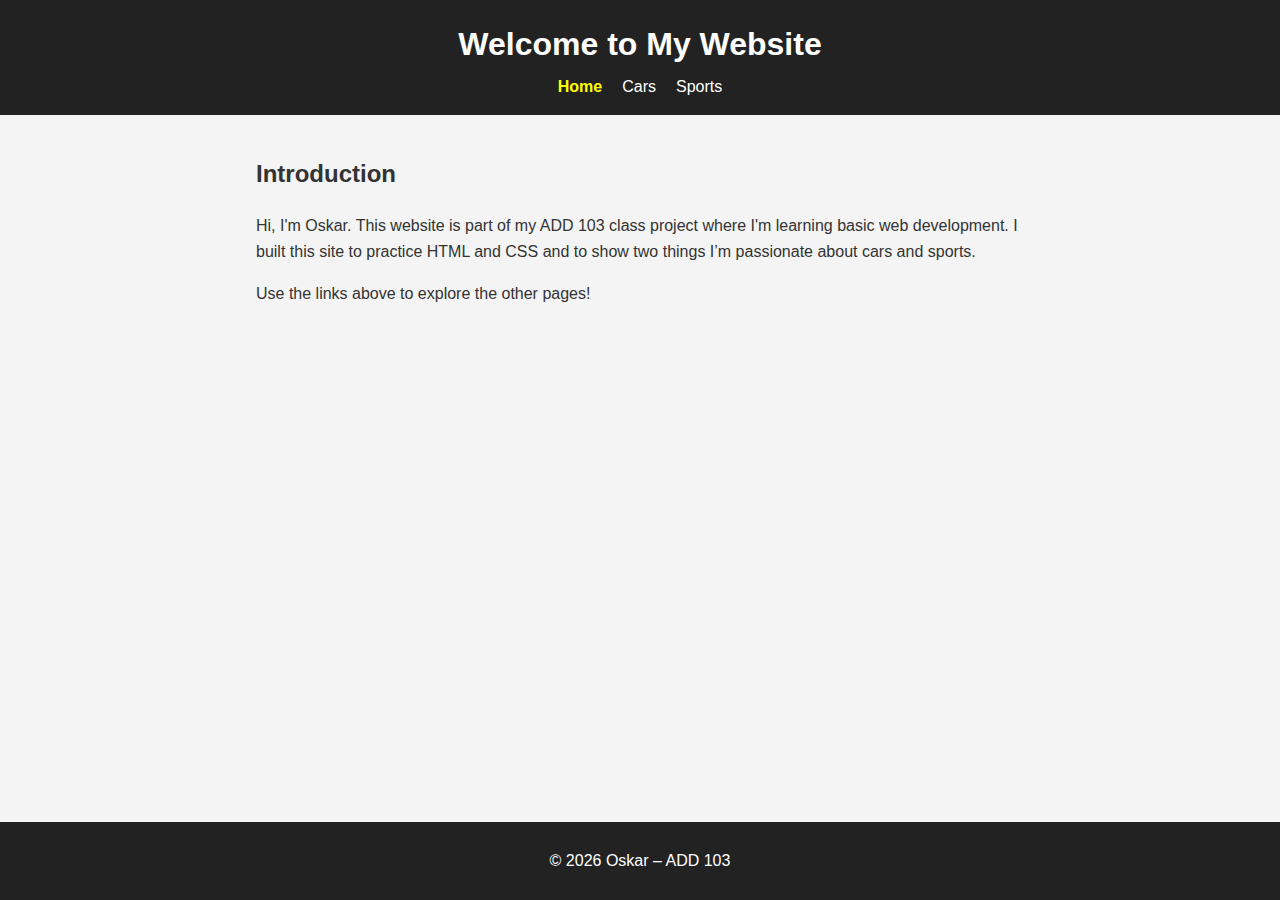
<file: Connections project/index.html>
<!DOCTYPE html>
<html lang="en">

<head>
  <meta charset="UTF-8">
  <meta name="viewport" content="width=device-width, initial-scale=1.0">
  <title>Connections</title>
  <link rel="stylesheet" href="css/styles.css">
</head>

<body>
  <header>
    <h1>Welcome to My Website</h1>
    <nav>
      <ul>
        <li><a href="index.html" class="active">Home</a></li>
        <li><a href="pages/first.html">Cars</a></li>
        <li><a href="pages/second.html">Sports</a></li>
      </ul>
    </nav>
  </header>

  <main>
    <h2>Introduction</h2>
    <p>Hi, I'm Oskar. This website is part of my ADD 103 class project where I'm learning basic web development.
      I built this site to practice HTML and CSS and to show two things I’m passionate about cars and sports.</p>

    <p>Use the links above to explore the other pages!</p>
  </main>

  <footer>
    <p>&copy; <span id="year"></span> Oskar – ADD 103</p>
    <script>
      document.getElementById("year").textContent = new Date().getFullYear();
    </script>
  </footer>
</body>

</html>
</file>
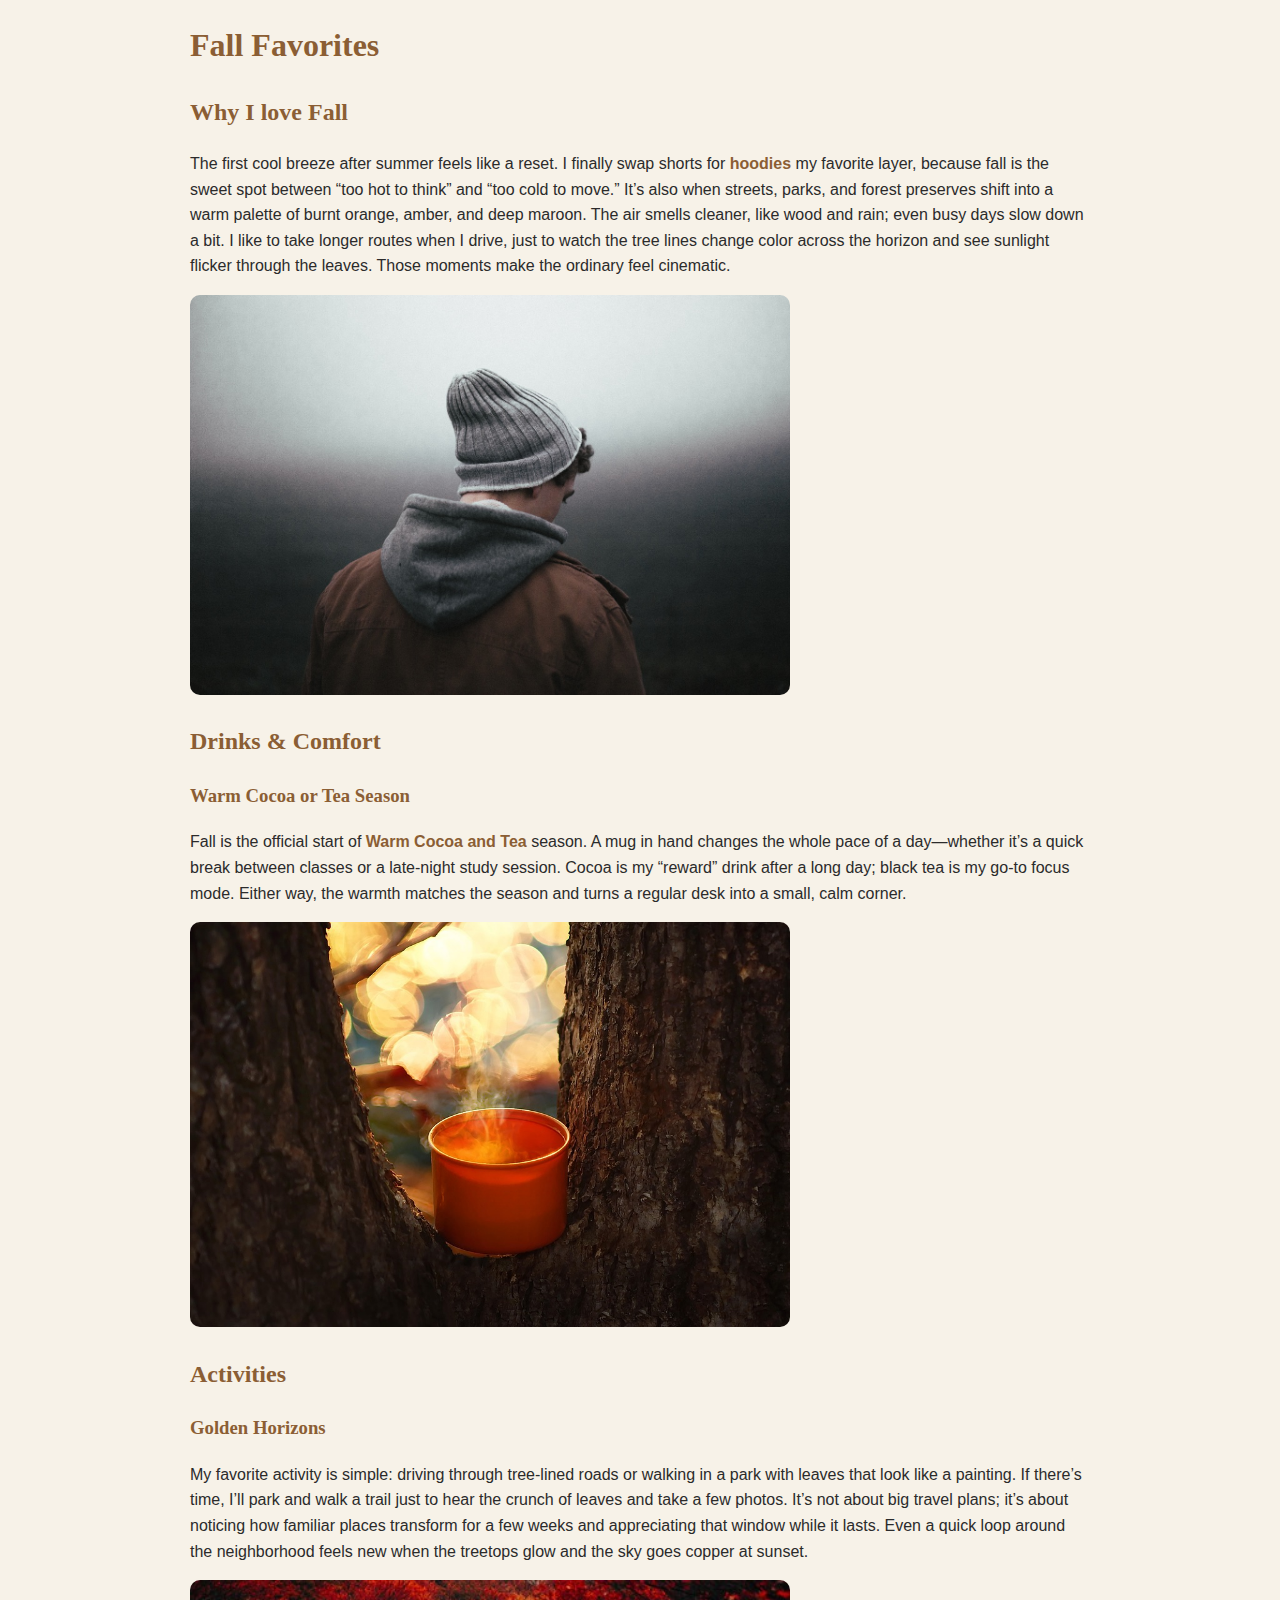
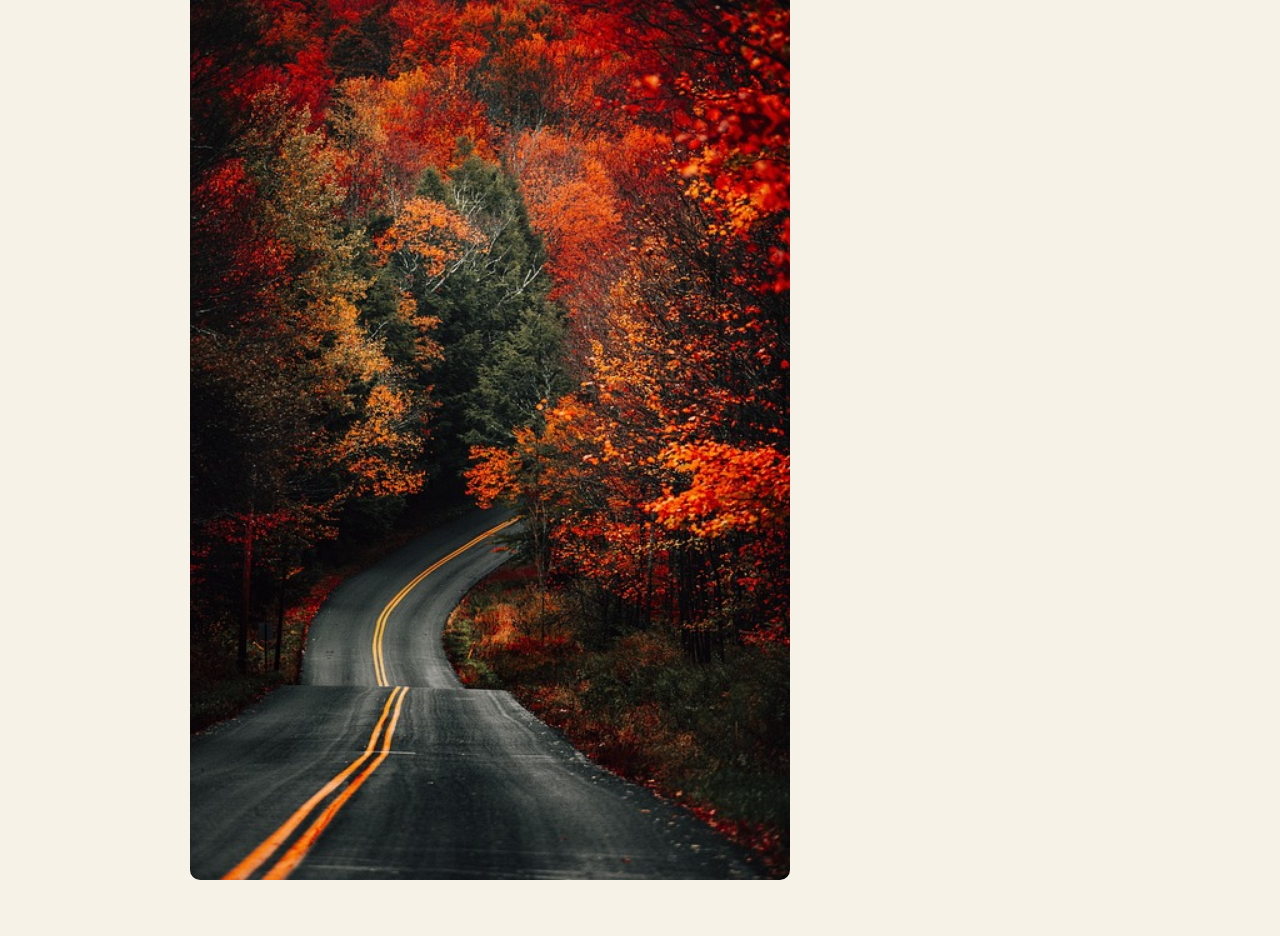
<file: Holiday Web/index.html>
<!DOCTYPE html>
<html lang="en">

<head>
    <meta charset="UTF-8" />
    <meta name="viewport" content="width=device-width, initial-scale=1.0" />
    <title>Fall Favorites</title>

    <style>
        :root {
            --accent: #8b5e34;
            --bg: #f7f2e8;
        }

        body {
            background-color: var(--bg);
            color: #2b2b2b;
            font-family: Arial, Helvetica, sans-serif;
            line-height: 1.6;
            margin: 0;
            padding: 0 1rem 3rem;
        }

        header,
        main {
            max-width: 900px;
            margin: 0 auto;
        }

        h1,
        h2,
        h3 {
            font-family: Georgia, 'Times New Roman', Times, serif;
            color: var(--accent);
            margin-top: 1.25rem;
        }

        img {
            width: 100%;
            height: auto;
            max-width: 600px;
            border-radius: 10px;
        }
    </style>
</head>

<body>
    <header>
        <h1>Fall Favorites</h1>
    </header>
    <main>
        <h2>Why I love Fall</h2>
        <p>
            The first cool breeze after summer feels like a reset. I finally swap shorts for
            <strong style="color:#8b5e34;">hoodies</strong> my favorite layer, because fall is the sweet spot
            between “too hot to think” and “too cold to move.” It’s also when streets, parks,
            and forest preserves shift into a warm palette of burnt orange, amber, and deep
            maroon. The air smells cleaner, like wood and rain; even busy days slow down a bit.
            I like to take longer routes when I drive, just to watch the tree lines change color
            across the horizon and see sunlight flicker through the leaves. Those moments make the
            ordinary feel cinematic.
        </p>
        <img src="images/hoodieman.jpg" alt="Comfy hoodie" />
        <h2>Drinks &amp; Comfort</h2>
        <h3>Warm Cocoa or Tea Season</h3>
        <p>
            Fall is the official start of <strong style="color:#8b5e34;">Warm Cocoa and Tea</strong>
            season. A mug in hand changes the whole pace of a day—whether it’s a quick break
            between classes or a late-night study session. Cocoa is my “reward” drink after a
            long day; black tea is my go-to focus mode. Either way, the warmth matches the
            season and turns a regular desk into a small, calm corner.
        </p>
        <img src="images/mugoftea.jpg" alt="Steaming mug of cocoa" />
        <h2>Activities</h2>
        <h3>Golden Horizons</h3>
        <p>
            My favorite activity is simple: driving through tree-lined roads or walking in a park
            with leaves that look like a painting. If there’s time, I’ll park and walk a trail just
            to hear the crunch of leaves and take a few photos. It’s not about big travel plans;
            it’s about noticing how familiar places transform for a few weeks and appreciating
            that window while it lasts. Even a quick loop around the neighborhood feels new when
            the treetops glow and the sky goes copper at sunset.
        </p>
        <img src="images/falldrive.jpg" alt="Road curving through a forest in fall horizon" />
    </main>
</body>

</html>
</file>
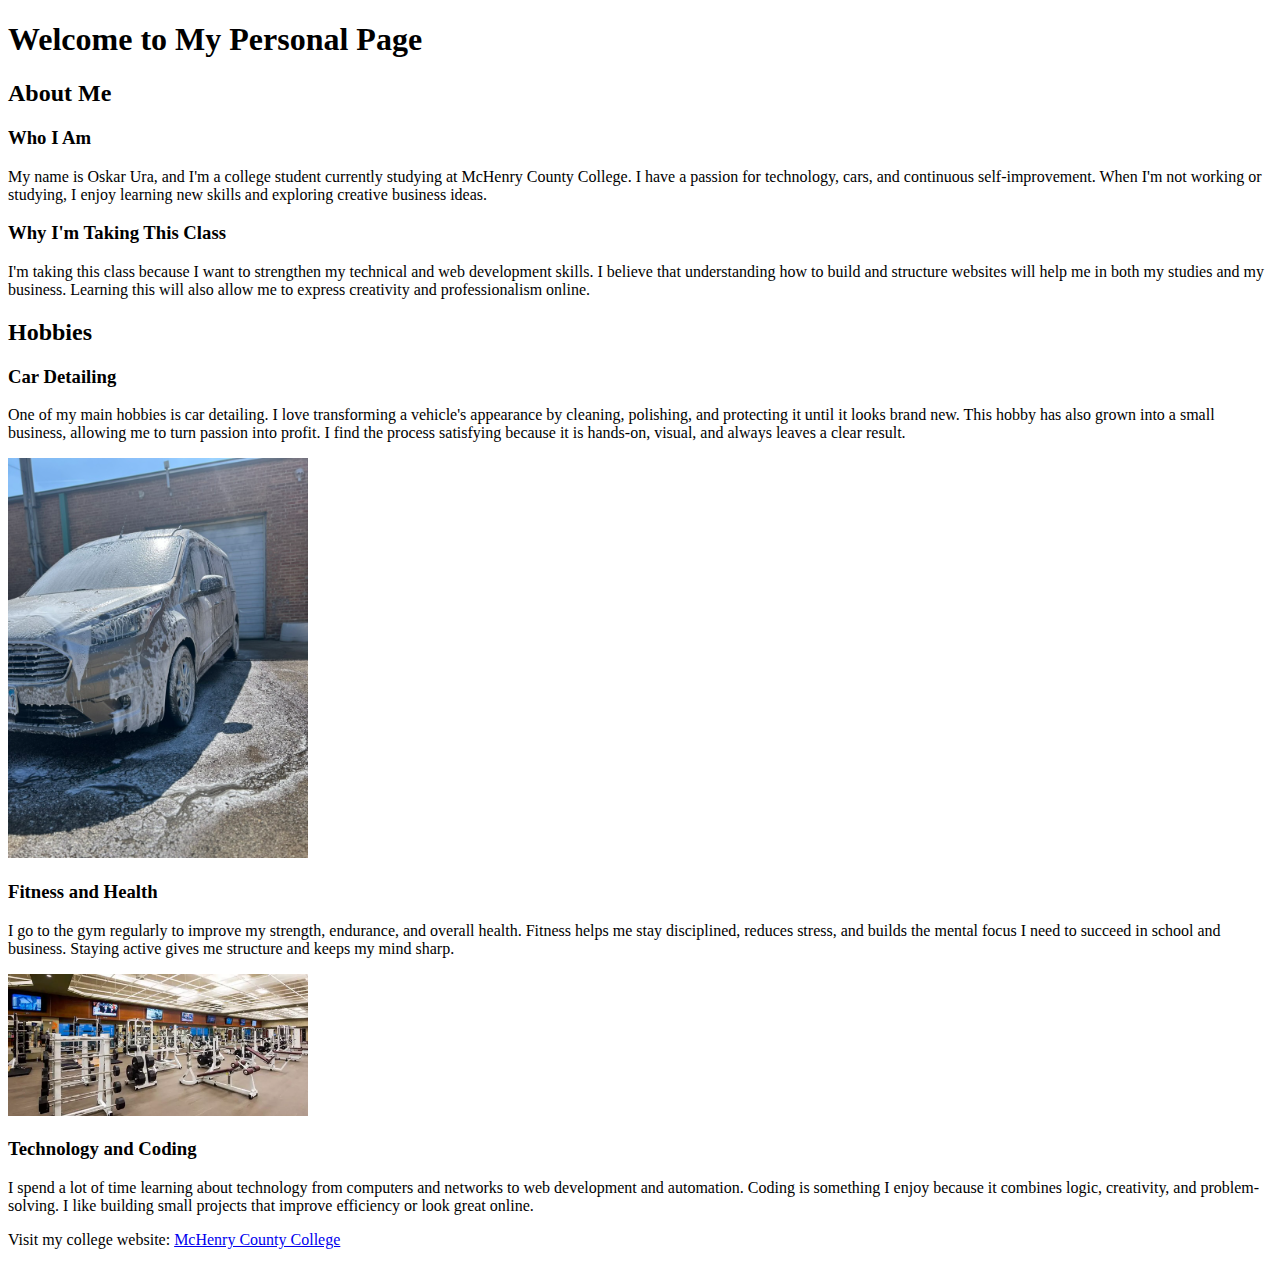
<file: Project/index.html>
<!DOCTYPE html>
<html lang="en">

<head>
    <meta charset="UTF-8">
    <meta name="viewport" content="width=device-width, initial-scale=1.0">
    <title>About Oskar Ura</title>
</head>

<body>
    <h1>Welcome to My Personal Page</h1>
    <h2>About Me</h2>
    <h3>Who I Am</h3>
    <p>
        My name is Oskar Ura, and I'm a college student currently studying at McHenry County College.
        I have a passion for technology, cars, and continuous self-improvement.
        When I'm not working or studying, I enjoy learning new skills and exploring creative business ideas.
    </p>

    <h3>Why I'm Taking This Class</h3>
    <p>
        I'm taking this class because I want to strengthen my technical and web development skills.
        I believe that understanding how to build and structure websites will help me in both my studies and my
        business.
        Learning this will also allow me to express creativity and professionalism online.
    </p>
    <h2>Hobbies</h2>
    <h3>Car Detailing</h3>
    <p>
        One of my main hobbies is car detailing. I love transforming a vehicle's appearance by cleaning, polishing, and
        protecting it until it looks brand new.
        This hobby has also grown into a small business, allowing me to turn passion into profit.
        I find the process satisfying because it is hands-on, visual, and always leaves a clear result.
    </p>
    <img src="images/ford.jpg" alt="Car Detailing" width="300">
    <h3>Fitness and Health</h3>
    <p>
        I go to the gym regularly to improve my strength, endurance, and overall health.
        Fitness helps me stay disciplined, reduces stress, and builds the mental focus I need to succeed in school and
        business.
        Staying active gives me structure and keeps my mind sharp.
    </p>
    <img src="images/lifetime.jpg" alt="Gym workout" width="300">
    <h3>Technology and Coding</h3>
    <p>
        I spend a lot of time learning about technology from computers and networks to web development and automation.
        Coding is something I enjoy because it combines logic, creativity, and problem-solving.
        I like building small projects that improve efficiency or look great online.
    </p>
    <p>
        Visit my college website:
        <a href="https://www.mchenry.edu" target="_blank">McHenry County College</a>
    </p>
</body>

</html>
</file>
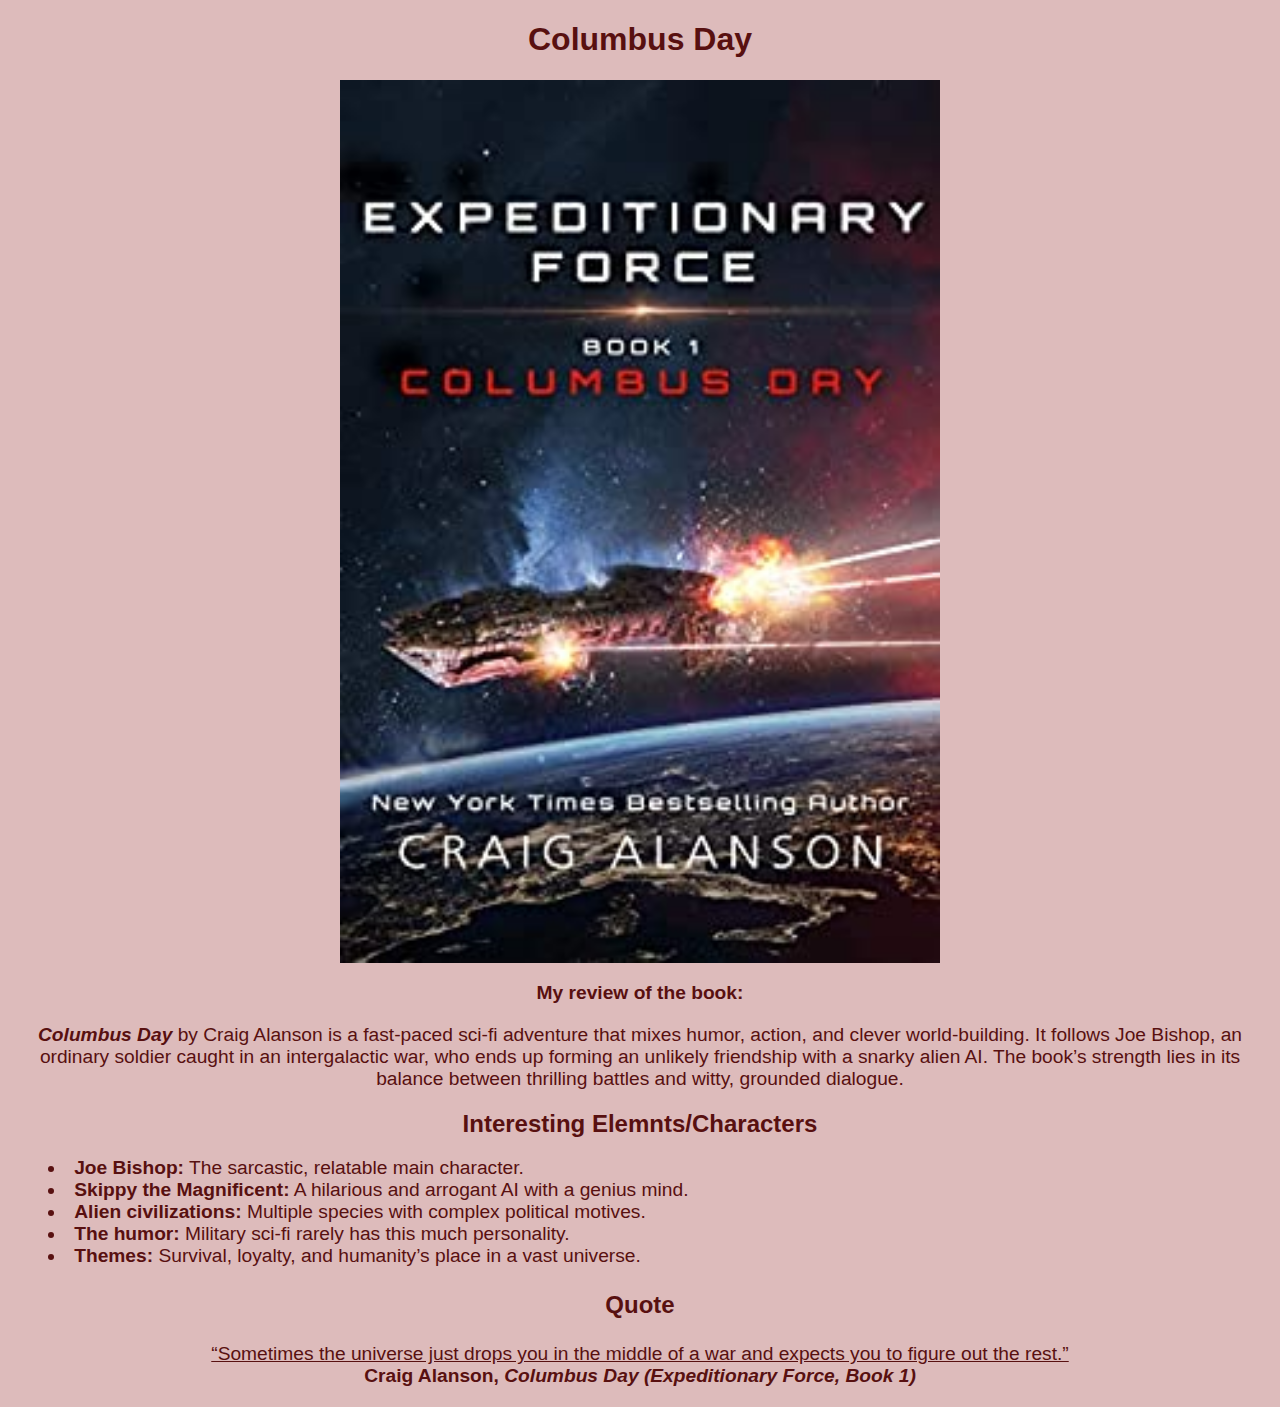
<file: Lessons/review/index.html>
<!DOCTYPE html>
<html lang="en">

<head>
    <meta charset="UTF-8">
    <meta name="viewport" content="width=device-width, initial-scale=1.0">
    <title>Review</title>
    <link rel="stylesheet" href="css/styles.css">
</head>

<body>

    <h1>Columbus Day</h1>

    <img src="images/columbus-day.jpg" akt="Cover of the book columbus day">

    <p> <b>My review of the book: </b></p>
    <p><em><b>Columbus Day</b></em> by Craig Alanson is a fast-paced sci-fi adventure that mixes humor, action, and
        clever world-building.
        It follows Joe Bishop, an ordinary soldier caught in an intergalactic war,
        who ends up forming an unlikely friendship with a snarky alien AI.
        The book’s strength lies in its balance between thrilling battles and witty, grounded dialogue.</p>

    <h2>Interesting Elemnts/Characters</h2>

    <ul>
        <li><b>Joe Bishop:</b> The sarcastic, relatable main character.</li>
        <li><b>Skippy the Magnificent:</b> A hilarious and arrogant AI with a genius mind.</li>
        <li><b>Alien civilizations:</b> Multiple species with complex political motives.</li>
        <li><b>The humor:</b> Military sci-fi rarely has this much personality.</li>
        <li><b>Themes:</b> Survival, loyalty, and humanity’s place in a vast universe.</li>
    </ul>

    <h3><b>Quote</b></h3>

    <p><ins>“Sometimes the universe just drops you in the middle of a war and expects you to figure out the
        rest.”</ins></i><br>
        <b>Craig Alanson, <i>Columbus Day (Expeditionary Force, Book 1)</i>
    </p>

    <!--In the code above add at leas two of the following:
    
    <b> Bold Text </b>
    <strong> Important Text </strong>
    <em> emphasized text </em>
    <mark> marked text </mark>
    <small> smaller text</small>
    <del>Deleted text</del>
    <ins>Inserted text</ins>
    <sub>Subscript text</sub>
    <sup>Superscript text</sup>
    
    
    -->


</body>

</html>
</file>
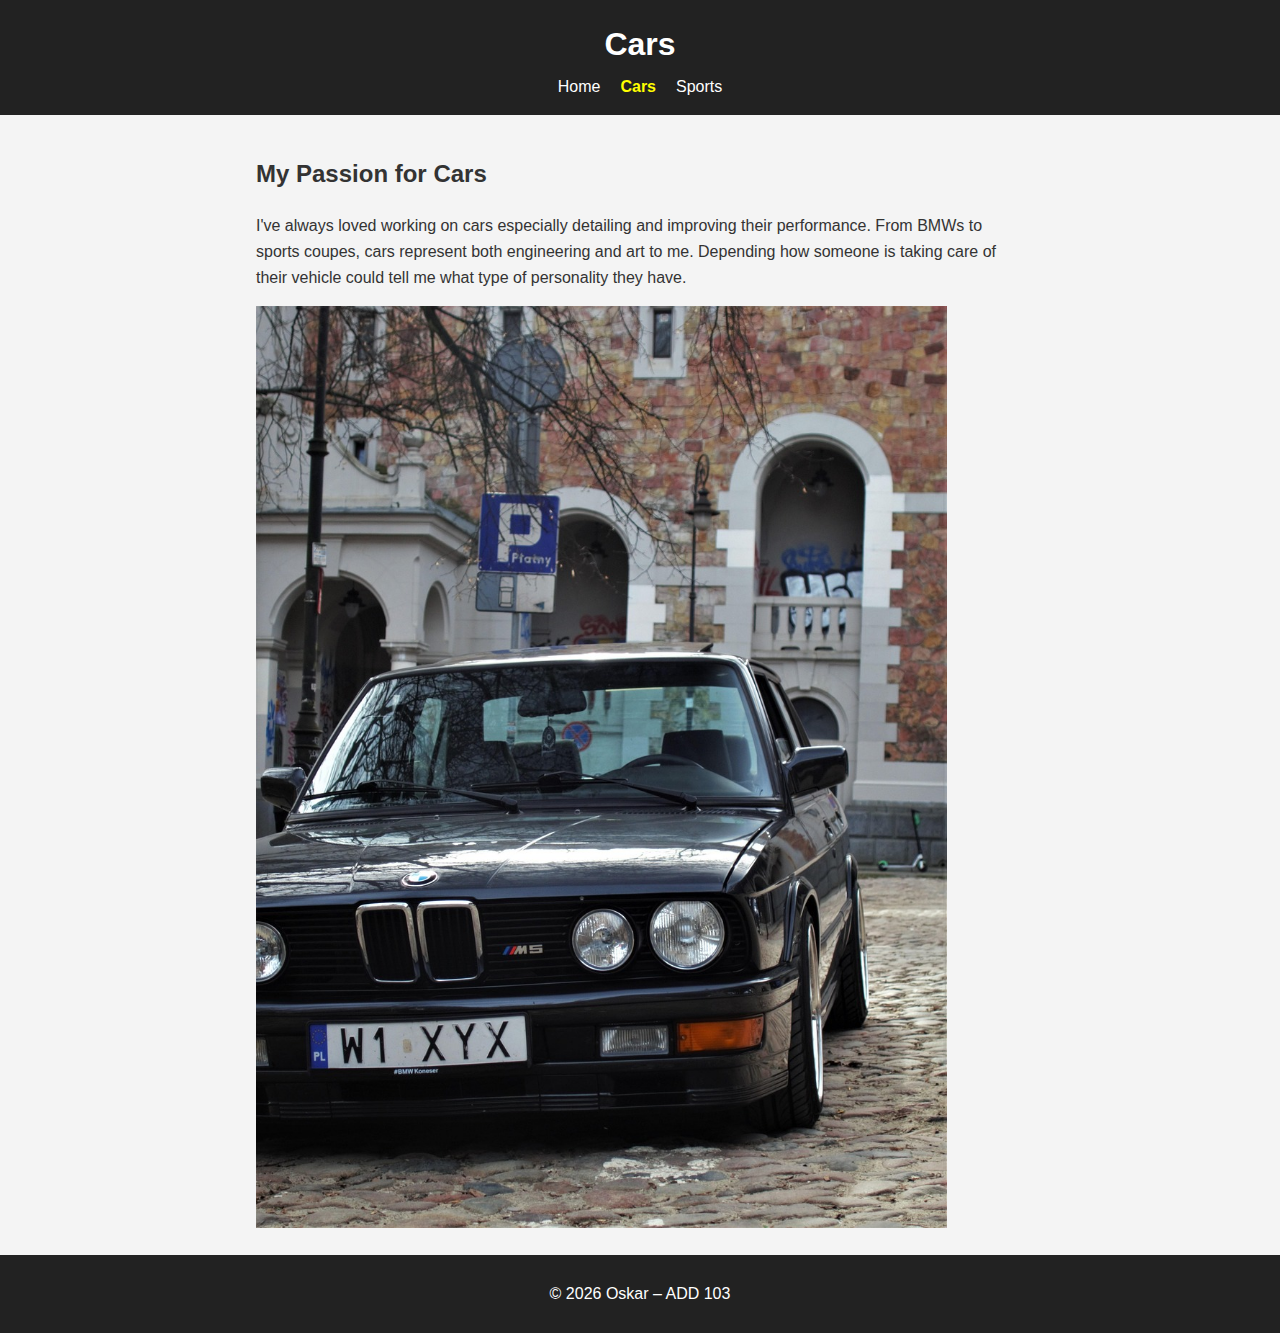
<file: Connections project/pages/first.html>
<!DOCTYPE html>
<html lang="en">

<head>
  <meta charset="UTF-8">
  <meta name="viewport" content="width=device-width, initial-scale=1.0">
  <title>Connections | Cars</title>
  <link rel="stylesheet" href="../css/styles.css">
</head>

<body>
  <header>
    <h1>Cars</h1>
    <nav>
      <ul>
        <li><a href="../index.html">Home</a></li>
        <li><a href="first.html" class="active">Cars</a></li>
        <li><a href="second.html">Sports</a></li>
      </ul>
    </nav>
  </header>

  <main>
    <h2>My Passion for Cars</h2>
    <p>I've always loved working on cars especially detailing and improving their performance.
      From BMWs to sports coupes, cars represent both engineering and art to me. Depending how someone
      is taking care of their vehicle could tell me what type of personality they have.</p>

    <img src="../images/m5bmw.jpg" alt="A car photo" />
  </main>

  <footer>
    <p>&copy; <span id="year"></span> Oskar – ADD 103</p>
    <script>document.getElementById("year").textContent = new Date().getFullYear();</script>
  </footer>
</body>

</html>
</file>
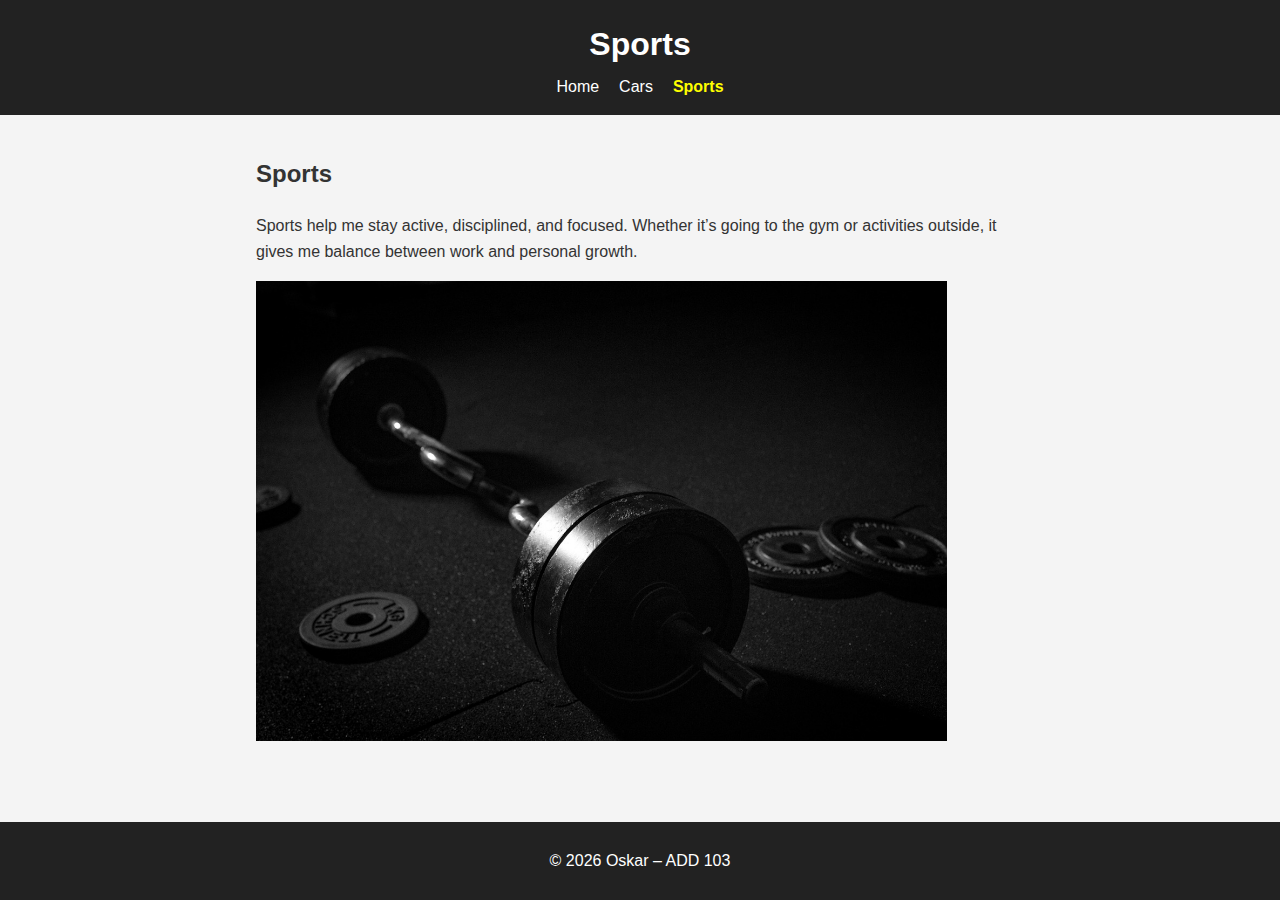
<file: Connections project/pages/second.html>
<!DOCTYPE html>
<html lang="en">

<head>
  <meta charset="UTF-8">
  <meta name="viewport" content="width=device-width, initial-scale=1.0">
  <title>Connections | Sports</title>
  <link rel="stylesheet" href="../css/styles.css">
</head>

<body>
  <header>
    <h1>Sports</h1>
    <nav>
      <ul>
        <li><a href="../index.html">Home</a></li>
        <li><a href="first.html">Cars</a></li>
        <li><a href="second.html" class="active">Sports</a></li>
      </ul>
    </nav>
  </header>

  <main>
    <h2>Sports</h2>
    <p>Sports help me stay active, disciplined, and focused. Whether it’s going to the gym or activities outside,
      it gives me balance between work and personal growth.</p>

    <img src="../images/gym.jpg" alt="Gym" />
  </main>

  <footer>
    <p>&copy; <span id="year"></span> Oskar – ADD 103</p>
    <script>document.getElementById("year").textContent = new Date().getFullYear();</script>
  </footer>
</body>

</html>
</file>
<file: Connections project/css/styles.css>
* {
  box-sizing: border-box;
}

html,
body {
  height: 100%;
  margin: 0;
  padding: 0;
}

body {
  font-family: Arial, sans-serif;
  display: flex;
  flex-direction: column;
  min-height: 100vh;
  background-color: #f4f4f4;
  color: #333;
  line-height: 1.6;
}

header {
  background-color: #222;
  color: white;
  padding: 1rem;
  text-align: center;
}

header h1 {
  margin: 0.2rem 0;
}

nav ul {
  list-style: none;
  padding: 0;
  display: flex;
  justify-content: center;
  gap: 20px;
  margin: 0;
}

nav a {
  color: white;
  text-decoration: none;
}

nav a.active {
  font-weight: bold;
  color: yellow;
}

main {
  flex: 1;
  max-width: 800px;
  margin: 20px auto;
  padding: 0 1rem;
}

img {
  flex: auto;
  align-items: center;
  max-width: 90%;
}

footer {
  background-color: #222;
  color: white;
  text-align: center;
  padding: 10px;
  margin-top: auto;
}
</file>
<file: Lessons/review/css/styles.css>
/* Set colors for the page */
body {
    background-color: rgb(221, 187, 187);
    color: black;
    /* this is the font color*/
}

/* create styles for the h1 tag */
h1 {
    color: rgb(88, 16, 16);
    font-family: Arial, Helvetica, sans-serif;
    font-size: xx-large;
    text-align: center;
}

h2 {
    color: rgb(88, 16, 16);
    font-family: Arial, Helvetica, sans-serif;
    font-size: x-large;
    text-align: center;
}

h3 {
    color: rgb(88, 16, 16);
    font-family: Arial, Helvetica, sans-serif;
    font-size: x-large;
    text-align: center;
}

p {
    color: rgb(88, 16, 16);
    font-family: Arial, Helvetica, sans-serif;
    font-size: larger;
    text-align: center;
}


ul {
  list-style-position: inside; 
  text-align: left;       
  color: rgb(88, 16, 16);
  font-family: Arial, Helvetica, sans-serif;
  font-size: larger;
  display: inline-block;
  margin: 0 auto;
}

img {
    width: 600px;
    display: block;
    margin: 10px auto;
    /* this set of 3 commands centers. 10px is spacing top and bottom, auto is left and right*/
}
</file>
